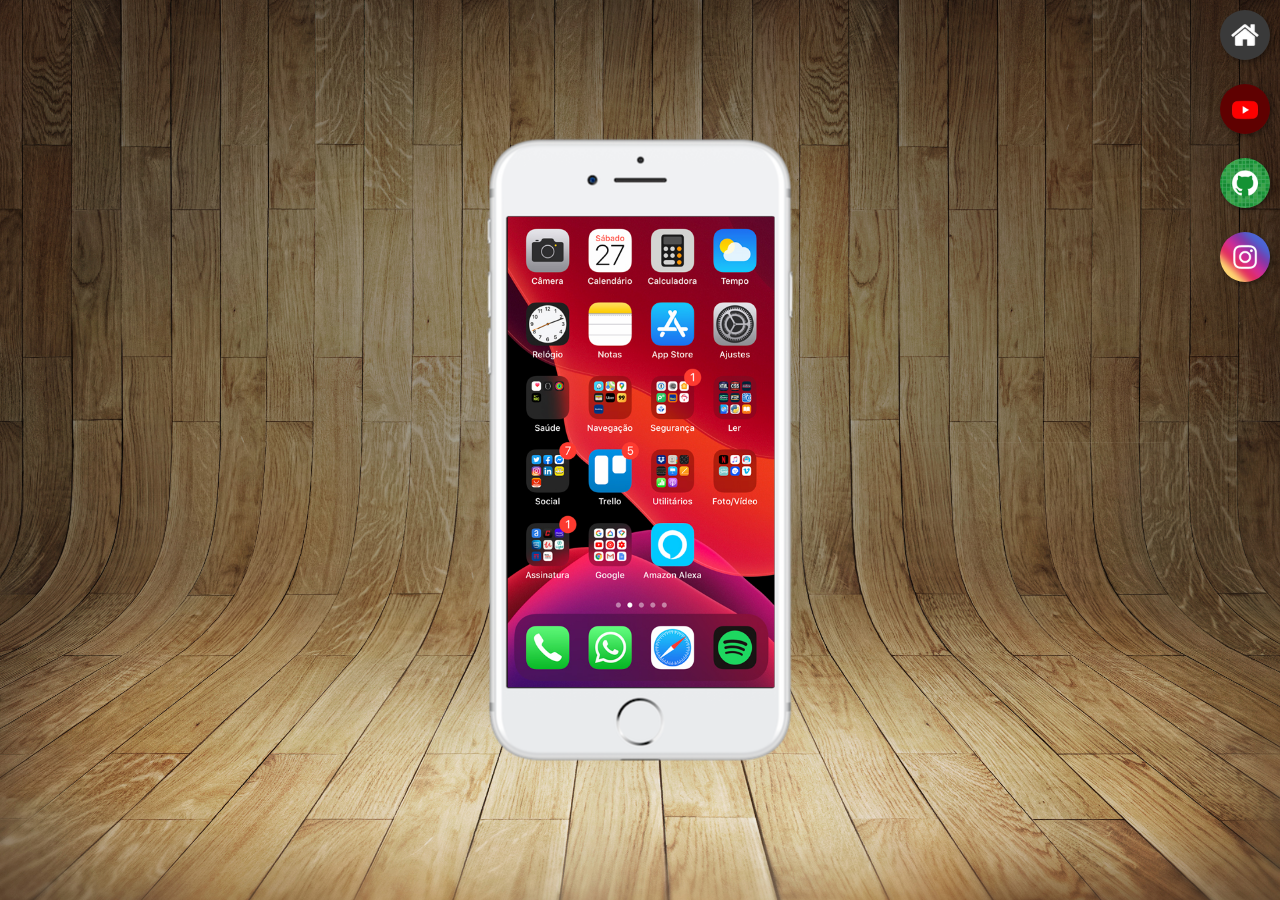
<file: index.html>
<!DOCTYPE html>
<html lang="pt-ao">
<head>
    <meta charset="UTF-8">
    <meta name="viewport" content="width=device-width, initial-scale=1.0">
    <title>Projecto de Redes Sociais</title>
    <link rel="shortcut icon" href="favicon.ico" type="image/x-icon">
    <link rel="stylesheet" href="estilos/style.css">
</head>
<body>
    <main>
        <section id="telefone">
            <iframe src="home.html" name="tela" id="tela" frameborder="0">Navegador não compativél com isso </iframe>
        </section>
        <section id="redes-sociais">
            <a href="home.html" target="tela"><img src="imagens/logo-home.jpg" alt="Home"></a><br>
            <a href="youtube.html" target="tela"><img src="imagens/logo-youtube.jpg" alt="Youtube"></a><br>
            <a href="github.html" target="tela"><img src="imagens/logo-github.jpg" alt=""></a><br>
            <a href="instagram.html" target="tela"><img src="imagens/logo-instagram.jpg" alt="Instagram"></a><br>
            
            
        </section>
    </main>
</body>
</html>
</file>
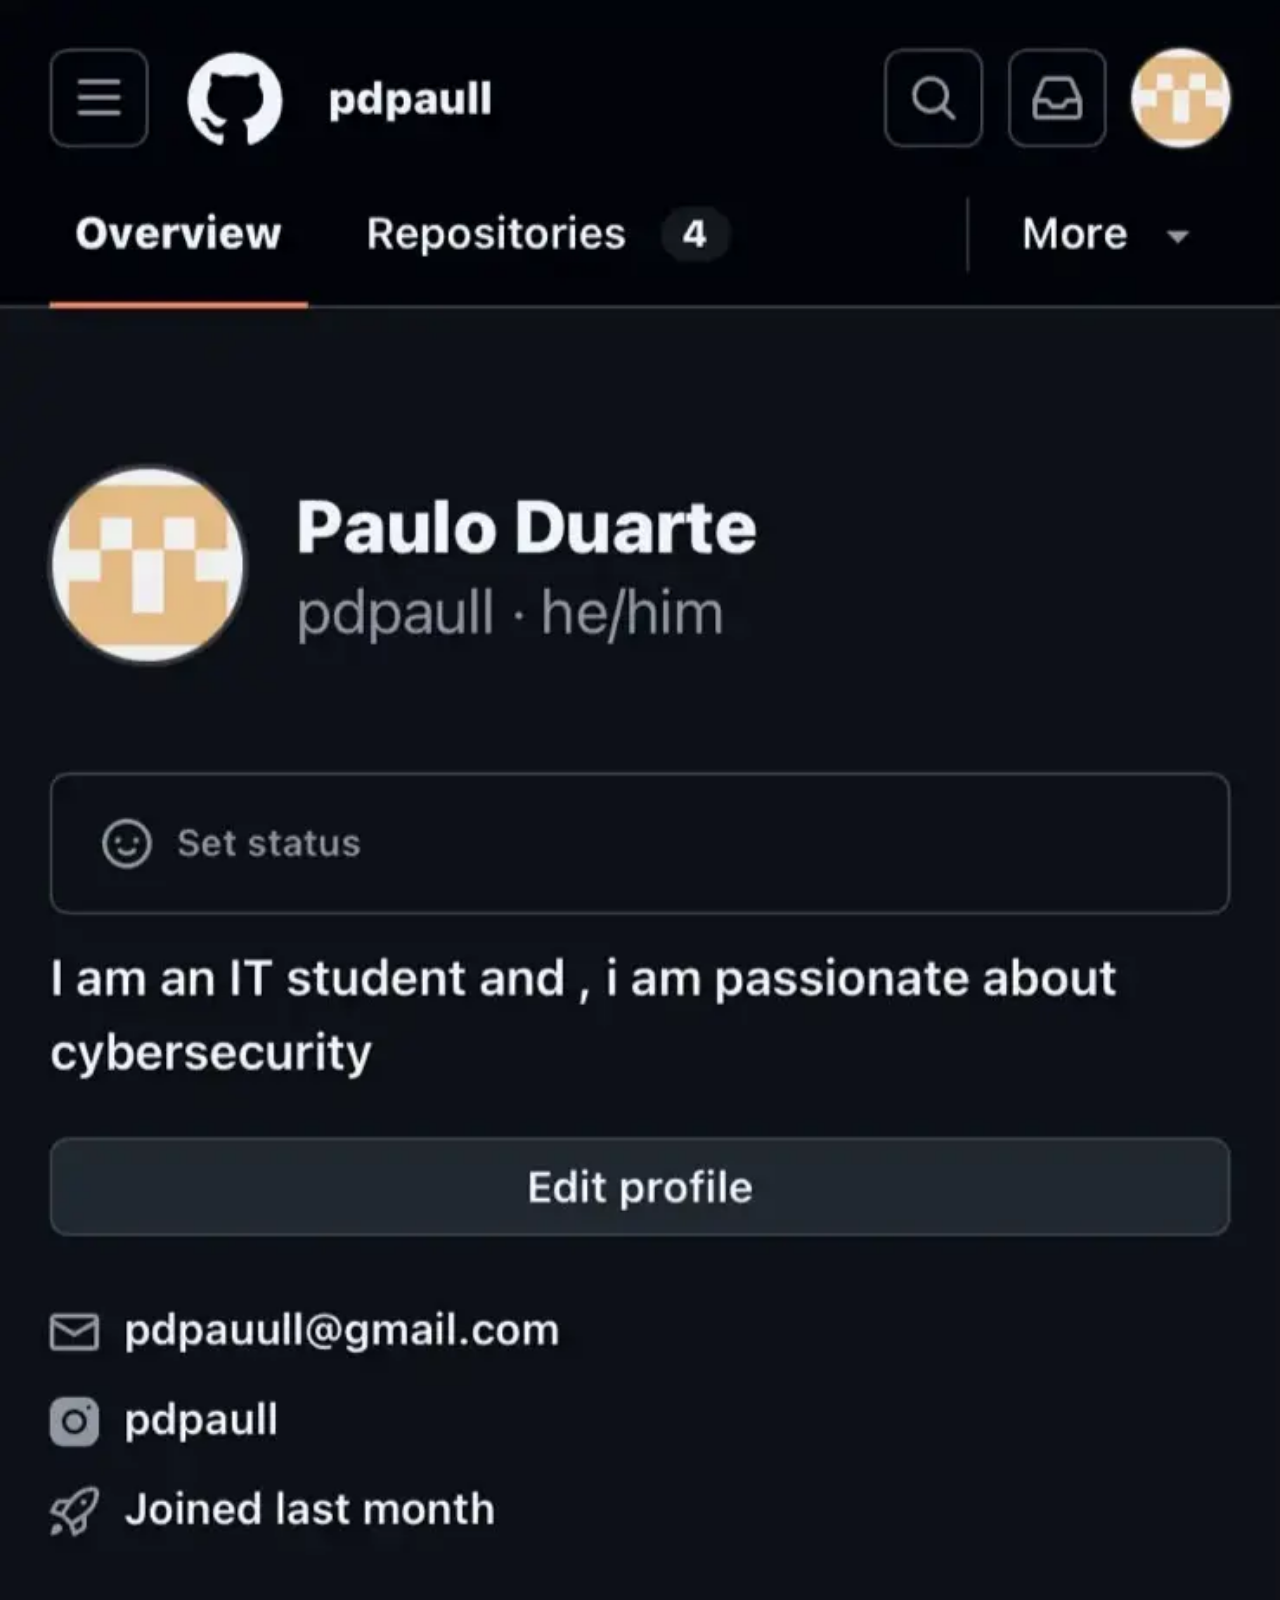
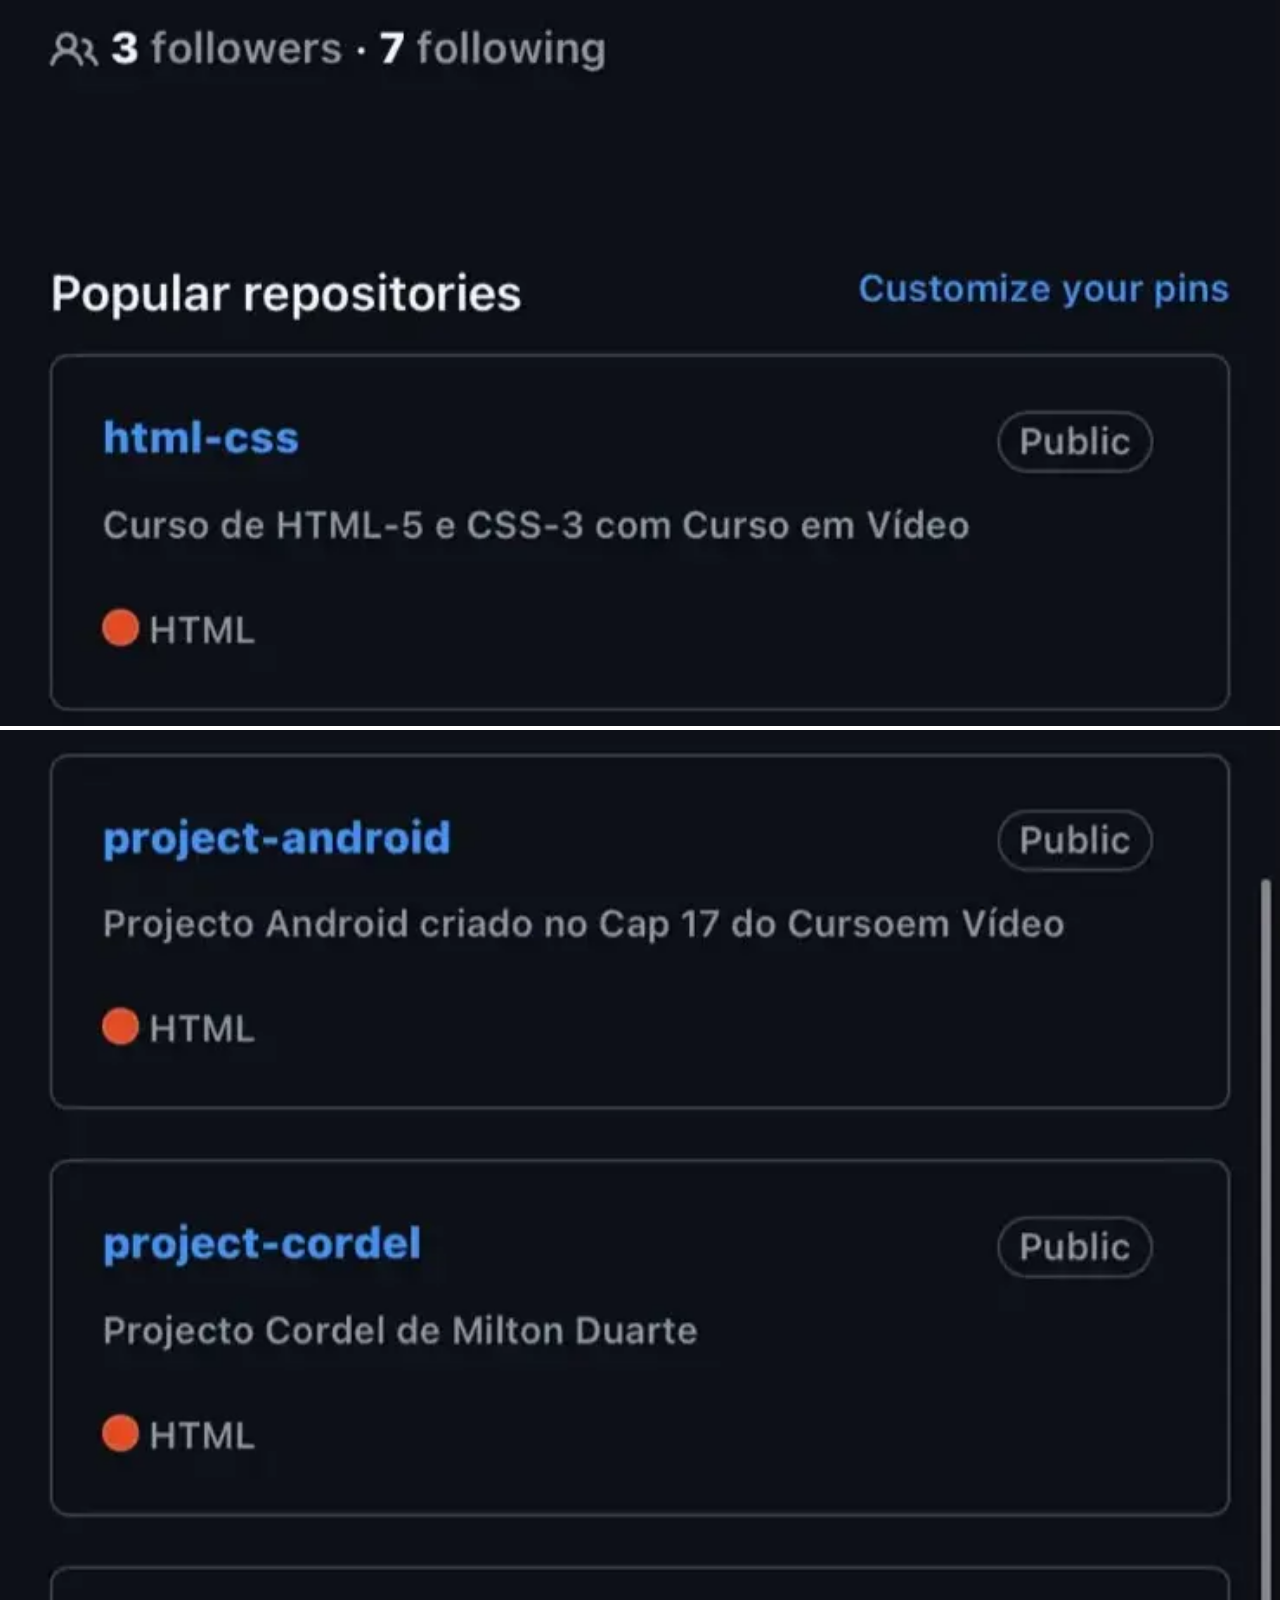
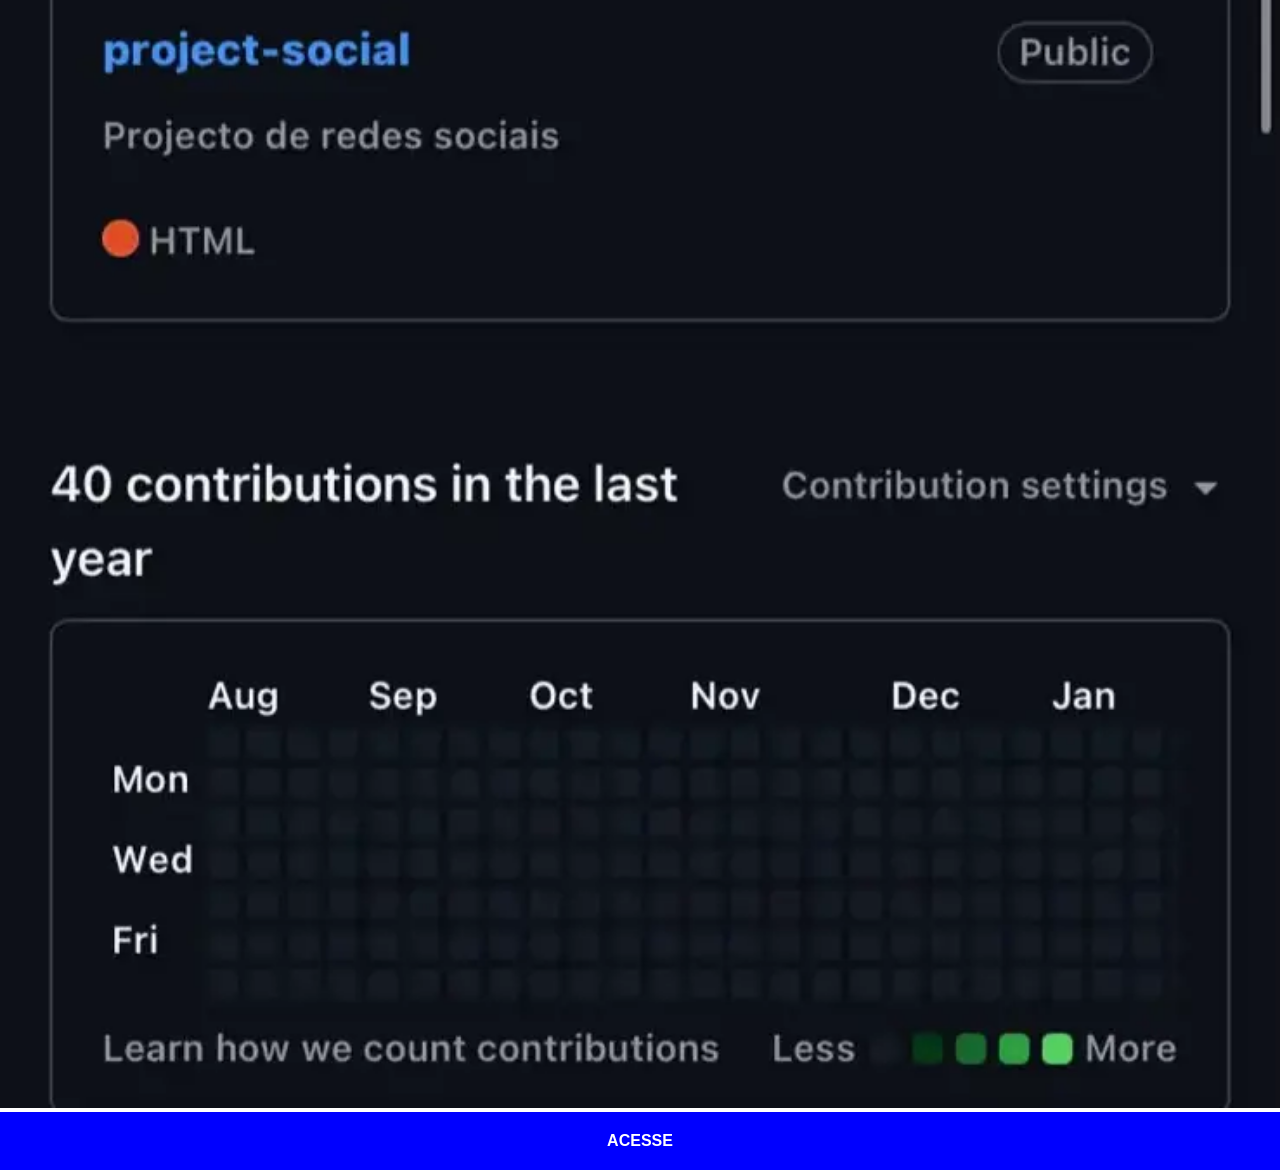
<file: github.html>
<!DOCTYPE html>
<html lang="pt-ao">
<head>
    <meta charset="UTF-8">
    <meta name="viewport" content="width=device-width, initial-scale=1.0">
    <title>GitHub</title>
    <link rel="stylesheet" href="estilos/social.css">
    <style>
        *{
            margin: 0px;
            padding: 0px;
        }
    </style>
</head>
<body>
    <img src="imagens/tela-github(1).webp" alt="GitHub">
    <img src="imagens/tela-github2.webp" alt="GitHub">
    <a href="https://github.com/pdpaull" target="_blank">ACESSE</a>
</body>
</html>
</file>
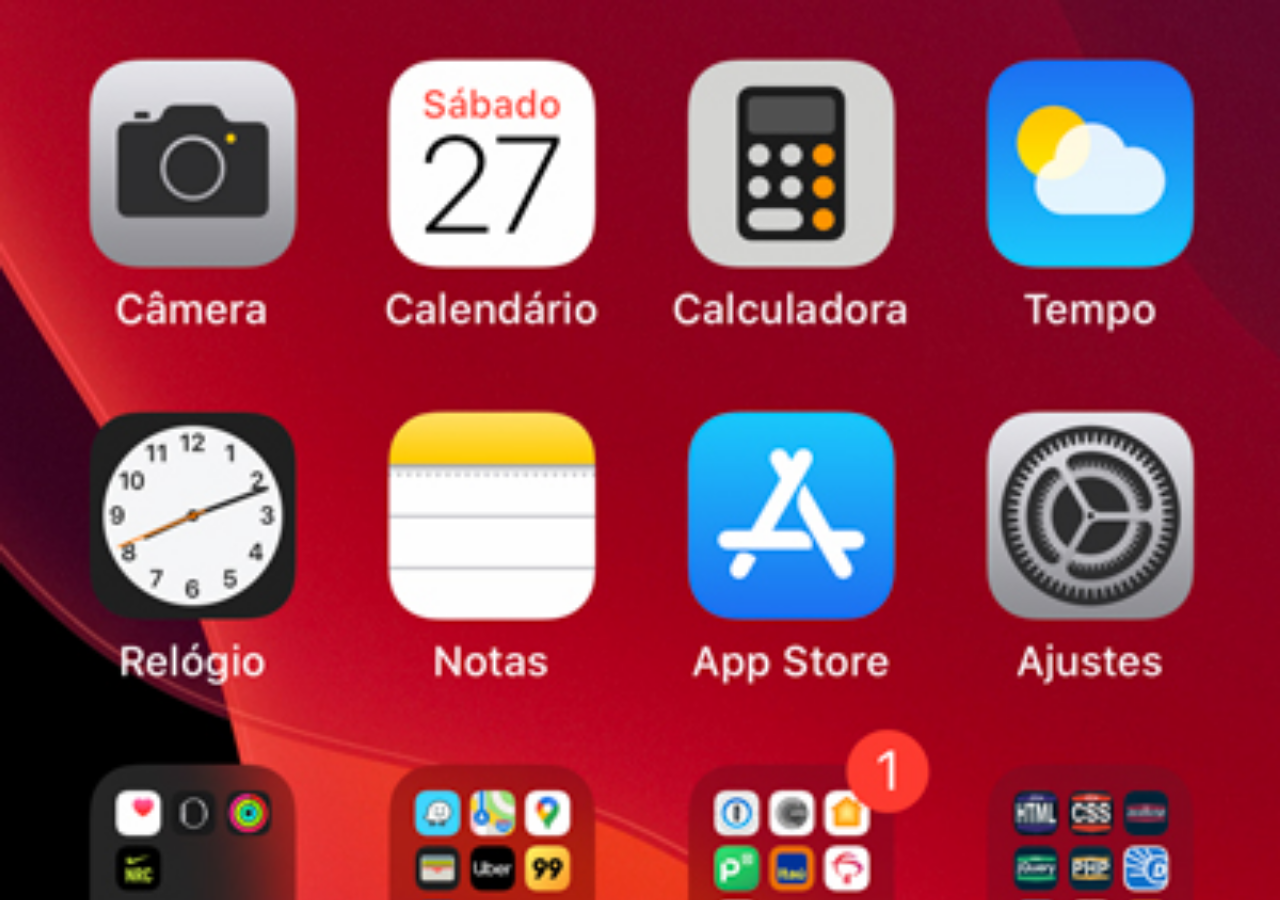
<file: home.html>
<!DOCTYPE html>
<html lang="pt-ao">
<head>
    <meta charset="UTF-8">
    <meta name="viewport" content="width=device-width, initial-scale=1.0">
    <title>Home</title>
    <style>
        *{
            margin: 0px;
            padding: 0px;
        }
        body{
            width: 100vw;
            height: 100vh;
            background: black url('imagens/tela-home.jpg') no-repeat top center;
            background-size: cover;
        }
    </style>

</head>
<body>
    
</body>
</html>
</file>
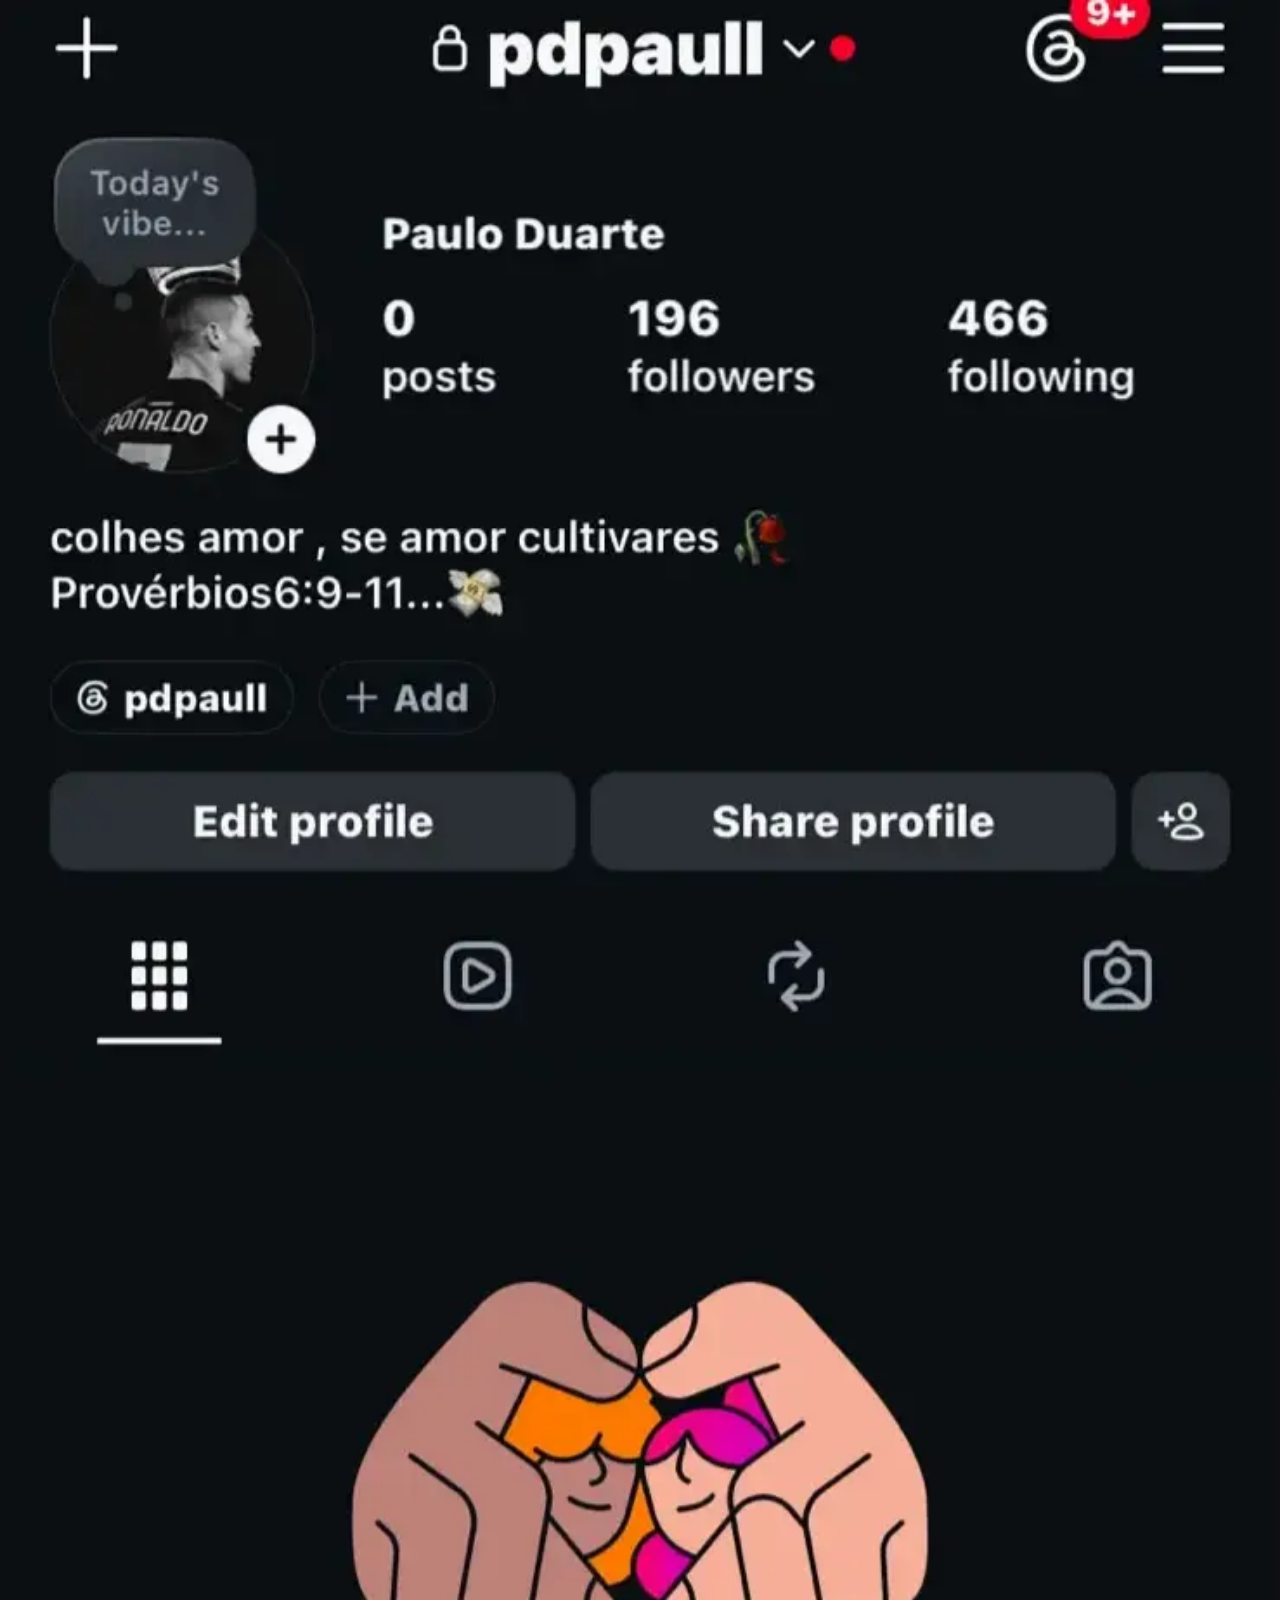
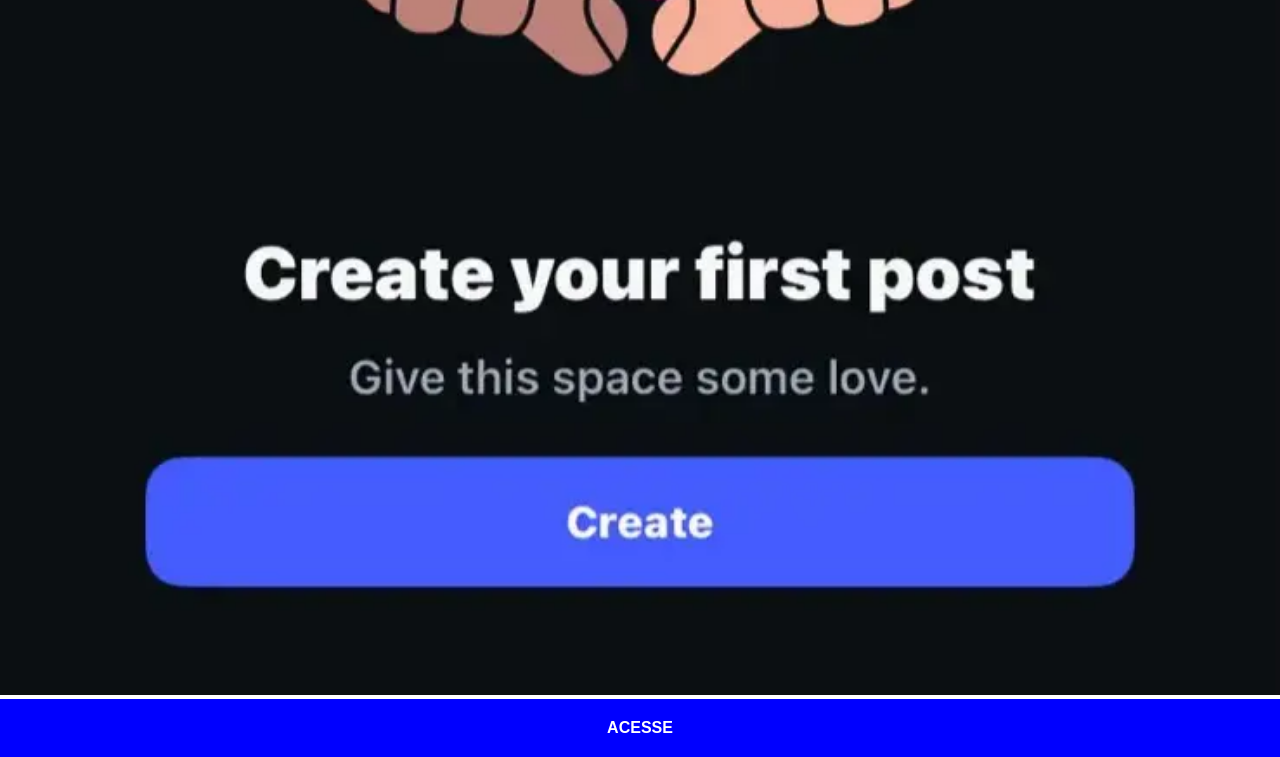
<file: instagram.html>
<!DOCTYPE html>
<html lang="pt-ao">
<head>
    <meta charset="UTF-8">
    <meta name="viewport" content="width=device-width, initial-scale=1.0">
    <title>Instagram</title>
    <link rel="stylesheet" href="estilos/social.css">
</head>
<body>
    <img src="imagens/tela-instagram.webp" alt="Instagram">
    <a href="https://www.instagram.com/pdpaull/" target="_blank">ACESSE</a>
</body>
</html>
</file>
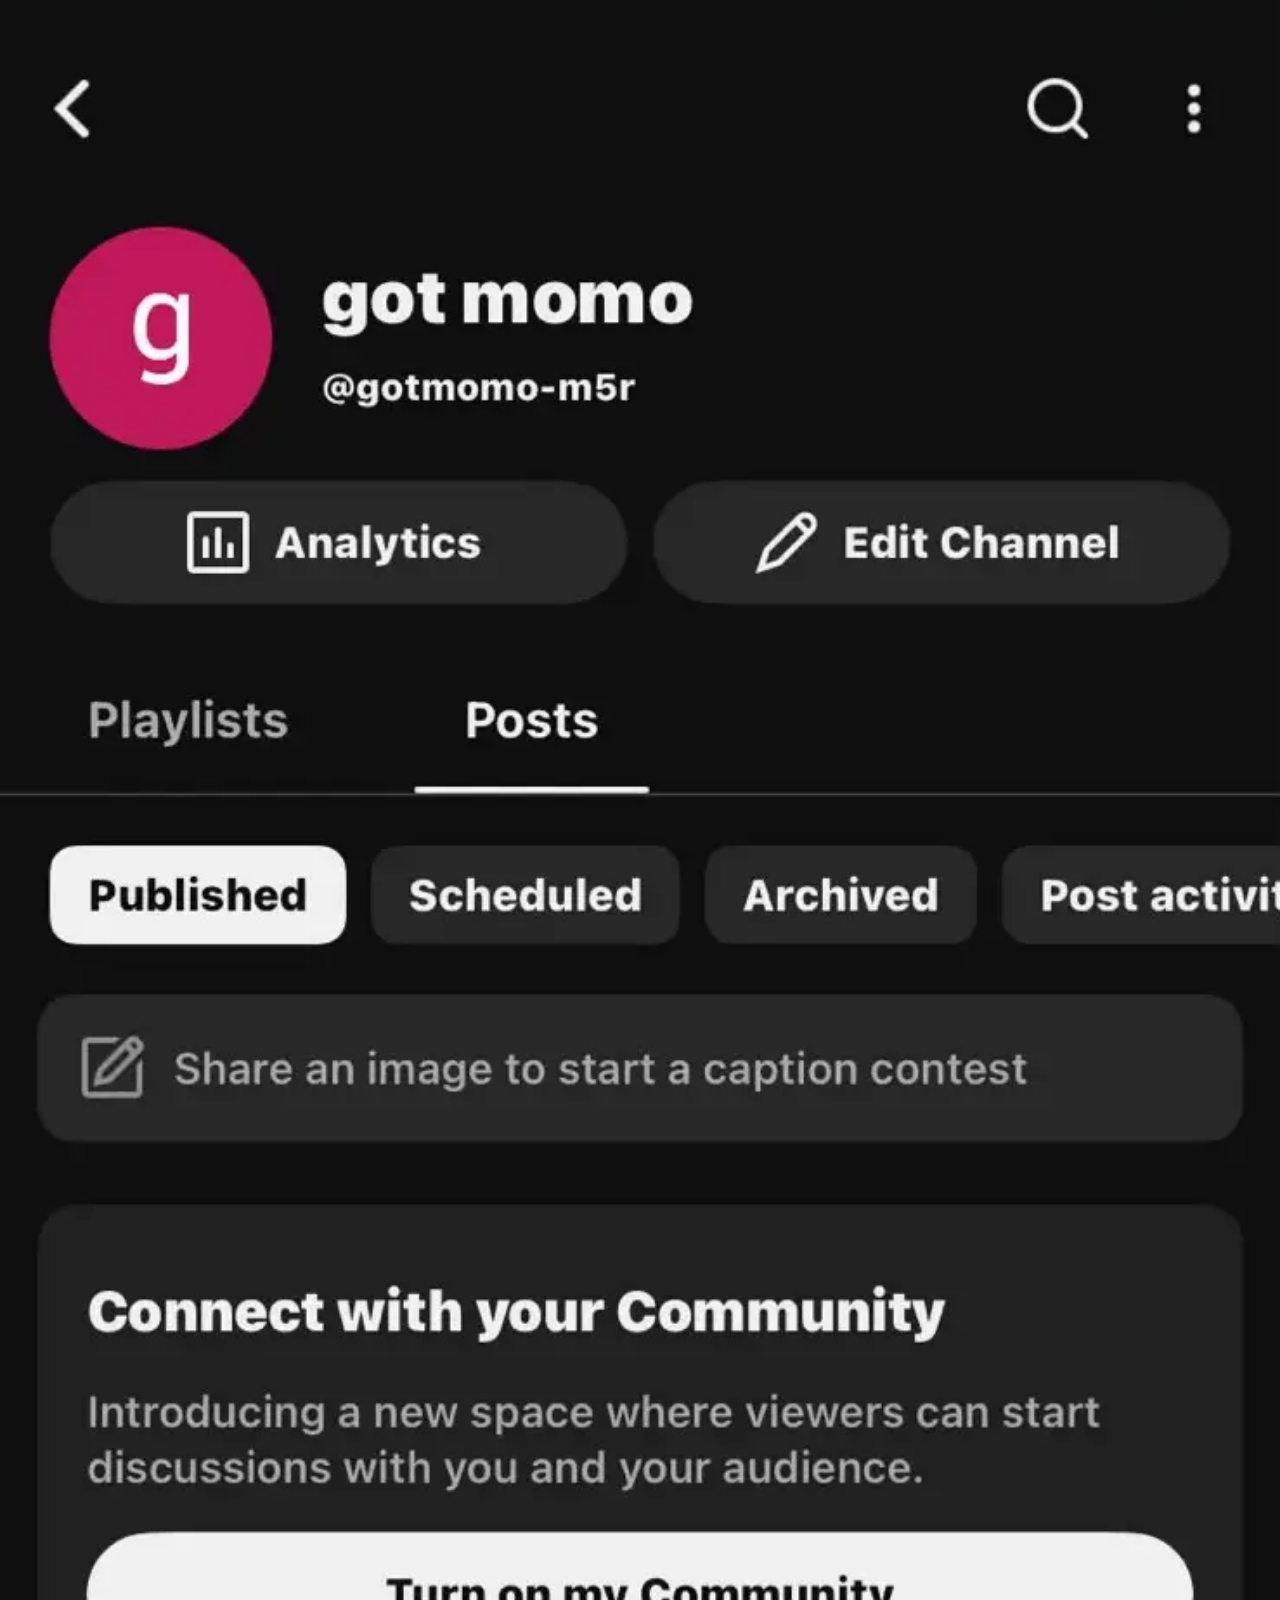
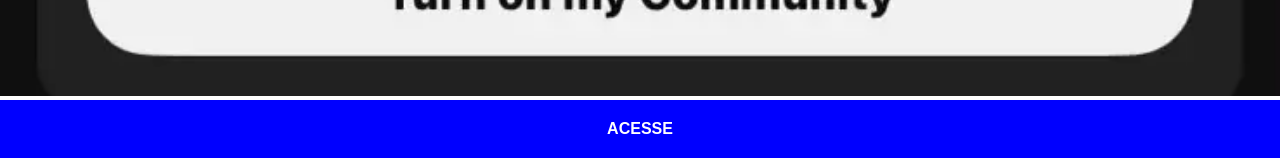
<file: youtube.html>
<!DOCTYPE html>
<html lang="pt-ao">
<head>
    <meta charset="UTF-8">
    <meta name="viewport" content="width=device-width, initial-scale=1.0">
    <title>Youtube</title>
    <link rel="stylesheet" href="estilos/social.css">
</head>
<body>
    <img src="imagens/tela-youtube.webp" alt="Youtube">
    <a href="https://www.youtube.com/@gotmomo-m5r" target="_blank">ACESSE</a>
</body>
</html>
</file>
<file: estilos/style.css>
@charset "UTF-8";

*{
    padding: 0;
    margin: 0;
    font-family: Arial, Helvetica, sans-serif;
}
body{
    height: 100vh;
    width: 100vw;
    background-color: black;
    background: url('../imagens/fundo-madeira.jpg') no-repeat top center;
    background-size: cover;
    background-attachment: fixed;
}

main{
    height: 100vh;
    position: relative;
    
}
#telefone{
    height: 500px;
    width: 500px;
    background-color: rgba(0, 0, 0, 0.438);
    position: absolute;
    top: 50%;
    left: 50%;
    transform: translate(-50% , -50%);

    background:  url('../imagens/frame-iphone.png') no-repeat;
    height: 627px;
    width: 311px;
}
#tela{
    position: relative;
    top: 80px;
    left: 23px;
    height: 471px;
    width: 267px;

}
#redes-sociais{
   text-align: right;
}
#redes-sociais img{
    width: 50px;
    height: 50px;
    margin: 10px;
    border-radius: 50%;
    box-shadow: 2px 2px 5px rgba(0, 0, 0, 0.404);
    box-sizing: border-box;

}
#redes-sociais img:hover{
    border: 2px solid rgba(255, 255, 255, 0.212);
    transform: translate(-3px , -3px);
    box-shadow: 5px 5px 10px  rgba(0, 0, 0, 0.404) ;
    transition: transform 1s, border 1s;
}
</file>
<file: estilos/social.css>
@charset "UTF-8";

*{
            margin: 0px;
            padding: 0px;
            font-family: Arial, Helvetica, sans-serif;
        }
        ::-webkit-scrollbar{
            width: 0px;
            height: 0px;
        }
        img{
            width: 100vw;
        }
        a{
            display: block;
            background-color: blue;
            color: white;
            text-align: center;
            padding: 20px;
            font-weight: bolder;
            text-decoration: none;
        }
        a:hover{
            background-color: rgb(23, 46, 255);
        }
</file>
